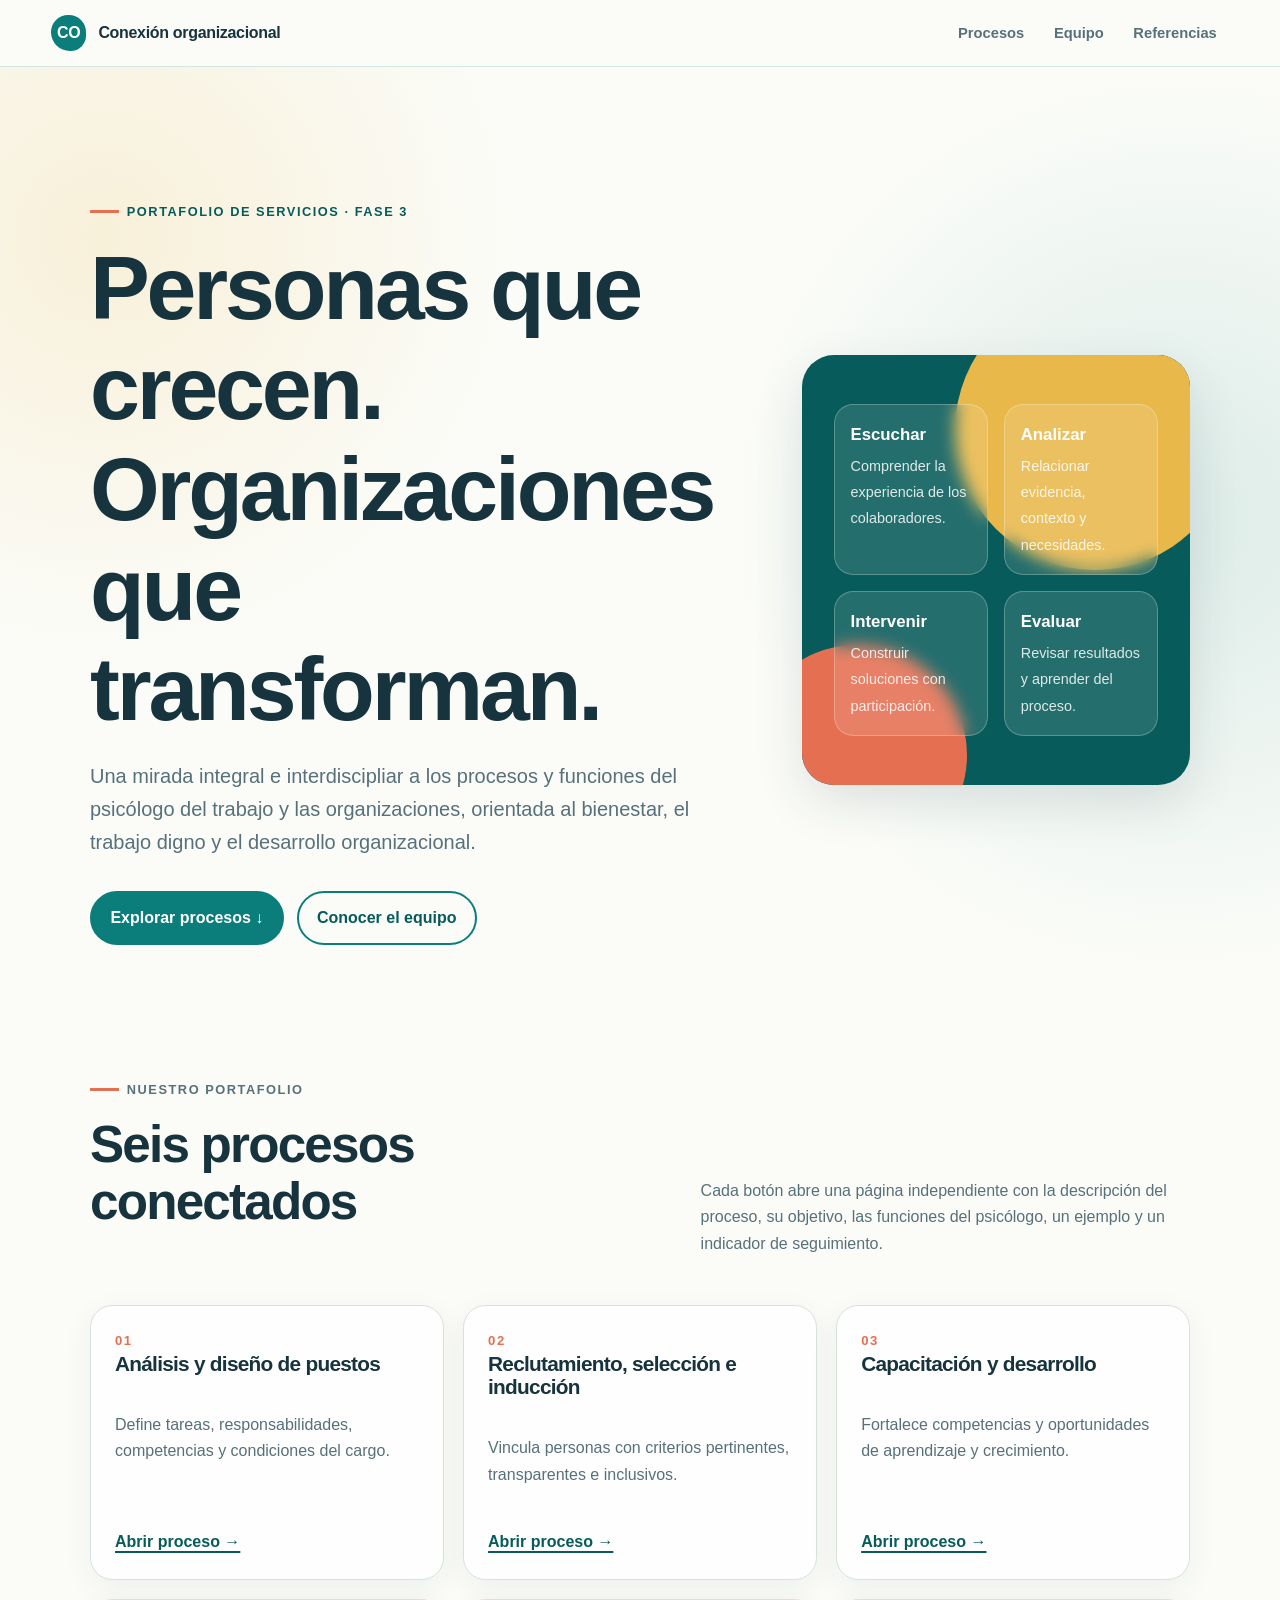
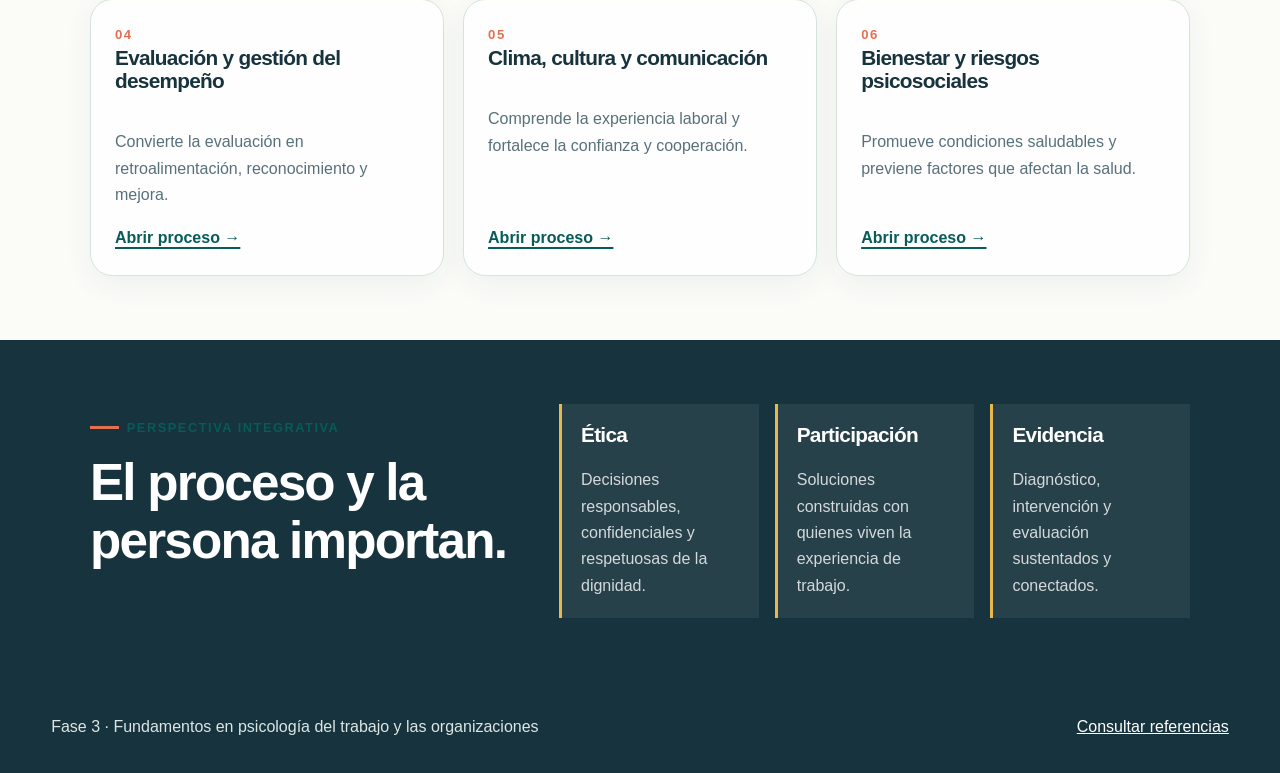
<file: index.html>
<!doctype html>
<html lang="es">
<head>
  <meta charset="utf-8">
  <meta name="viewport" content="width=device-width, initial-scale=1">
  <meta name="description" content="Portafolio académico de servicios de psicología del trabajo y las organizaciones.">
  <title>Conexión organizacional | Portafolio de servicios</title>
  <link rel="stylesheet" href="styles.css">
</head>
<body>
  <header class="site-header">
    <a class="brand" href="index.html"><span class="brand-mark">CO</span> Conexión organizacional</a>
    <nav class="nav-links" aria-label="Navegación principal">
      <a href="#procesos">Procesos</a>
      <a href="equipo.html">Equipo</a>
      <a href="referencias.html">Referencias</a>
    </nav>
  </header>

  <main>
    <section class="hero">
      <div>
        <p class="eyebrow">Portafolio de servicios · Fase 3</p>
        <h1>Personas que crecen. Organizaciones que transforman.</h1>
        <p class="lead">Una mirada integral e interdiscipliar a los procesos y funciones del psicólogo del trabajo y las organizaciones, orientada al bienestar, el trabajo digno y el desarrollo organizacional.</p>
        <div class="hero-actions">
          <a class="button" href="#procesos">Explorar procesos ↓</a>
          <a class="button secondary" href="equipo.html">Conocer el equipo</a>
        </div>
      </div>
      <div class="hero-visual" aria-label="Representación de personas y áreas conectadas en una organización">
        <div class="people">
          <div class="person"><strong>Escuchar</strong><span>Comprender la experiencia de los colaboradores.</span></div>
          <div class="person"><strong>Analizar</strong><span>Relacionar evidencia, contexto y necesidades.</span></div>
          <div class="person"><strong>Intervenir</strong><span>Construir soluciones con participación.</span></div>
          <div class="person"><strong>Evaluar</strong><span>Revisar resultados y aprender del proceso.</span></div>
        </div>
      </div>
    </section>

    <section class="section" id="procesos">
      <div class="section-heading">
        <div><p class="eyebrow">Nuestro portafolio</p><h2>Seis procesos conectados</h2></div>
        <p>Cada botón abre una página independiente con la descripción del proceso, su objetivo, las funciones del psicólogo, un ejemplo y un indicador de seguimiento.</p>
      </div>
      <div class="process-grid">
        <article class="process-card"><span class="number">01</span><h3>Análisis y diseño de puestos</h3><p>Define tareas, responsabilidades, competencias y condiciones del cargo.</p><a href="analisis-puestos.html">Abrir proceso →</a></article>
        <article class="process-card"><span class="number">02</span><h3>Reclutamiento, selección e inducción</h3><p>Vincula personas con criterios pertinentes, transparentes e inclusivos.</p><a href="seleccion.html">Abrir proceso →</a></article>
        <article class="process-card"><span class="number">03</span><h3>Capacitación y desarrollo</h3><p>Fortalece competencias y oportunidades de aprendizaje y crecimiento.</p><a href="capacitacion.html">Abrir proceso →</a></article>
        <article class="process-card"><span class="number">04</span><h3>Evaluación y gestión del desempeño</h3><p>Convierte la evaluación en retroalimentación, reconocimiento y mejora.</p><a href="desempeno.html">Abrir proceso →</a></article>
        <article class="process-card"><span class="number">05</span><h3>Clima, cultura y comunicación</h3><p>Comprende la experiencia laboral y fortalece la confianza y cooperación.</p><a href="clima-cultura.html">Abrir proceso →</a></article>
        <article class="process-card"><span class="number">06</span><h3>Bienestar y riesgos psicosociales</h3><p>Promueve condiciones saludables y previene factores que afectan la salud.</p><a href="bienestar.html">Abrir proceso →</a></article>
      </div>
    </section>

    <section class="principle-band">
      <div class="section">
        <div><p class="eyebrow">Perspectiva integrativa</p><h2>El proceso y la persona importan.</h2></div>
        <div class="principles">
          <div class="principle"><h3>Ética</h3><p>Decisiones responsables, confidenciales y respetuosas de la dignidad.</p></div>
          <div class="principle"><h3>Participación</h3><p>Soluciones construidas con quienes viven la experiencia de trabajo.</p></div>
          <div class="principle"><h3>Evidencia</h3><p>Diagnóstico, intervención y evaluación sustentados y conectados.</p></div>
        </div>
      </div>
    </section>
  </main>

  <footer class="site-footer"><div class="footer-inner"><span>Fase 3 · Fundamentos en psicología del trabajo y las organizaciones</span><a href="referencias.html">Consultar referencias</a></div></footer>
</body>
</html>
</file>
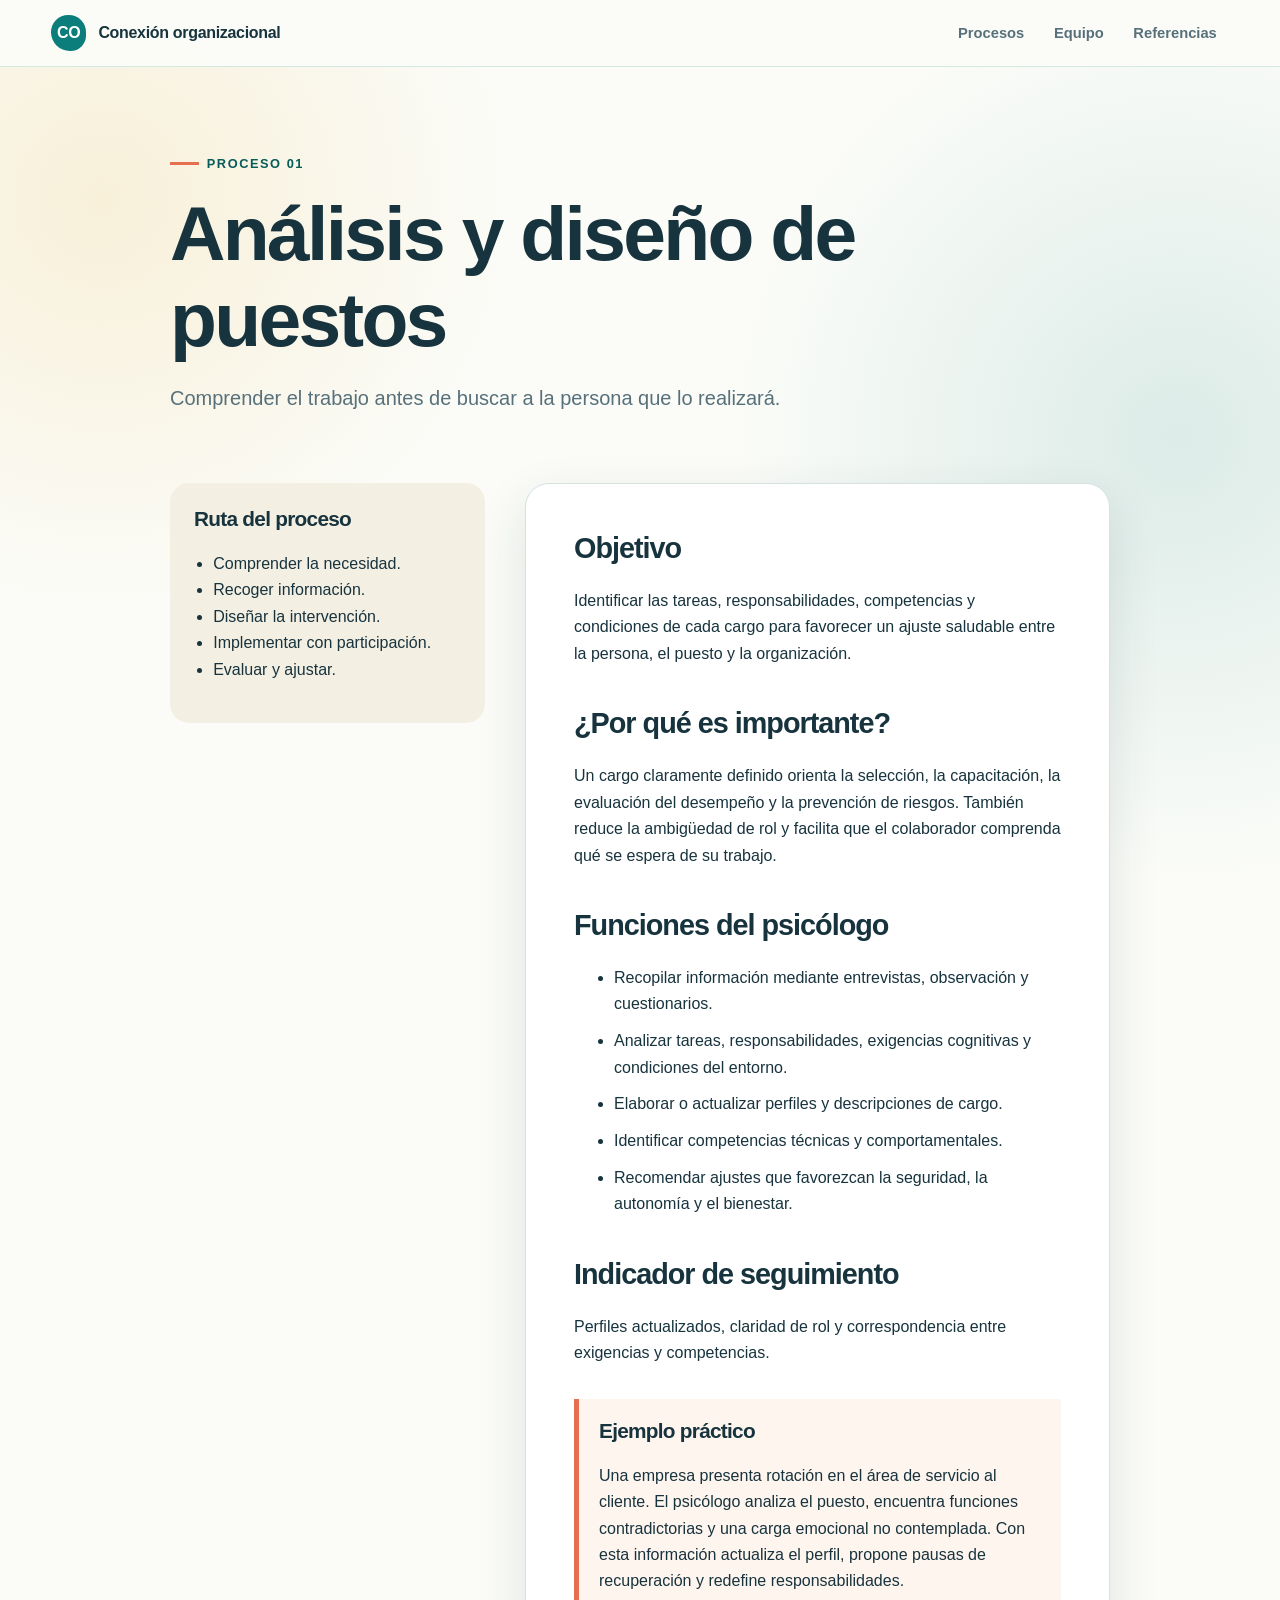
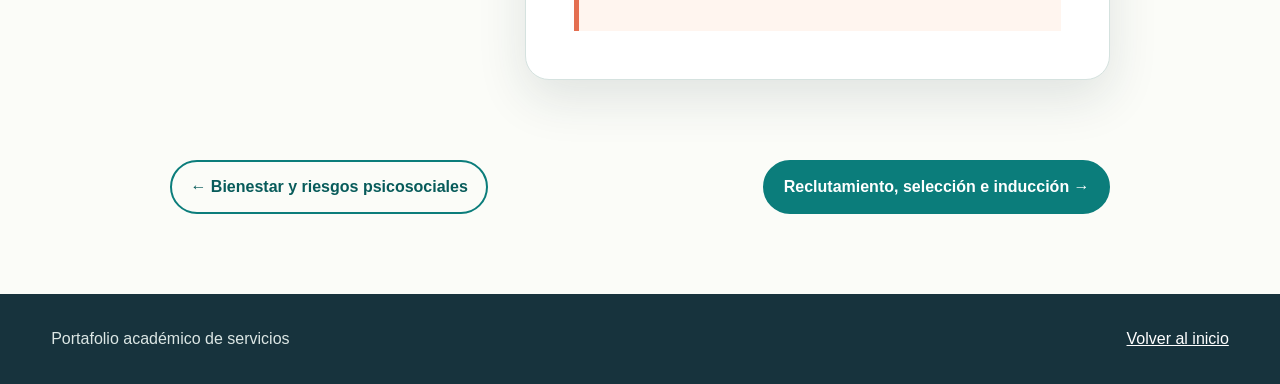
<file: analisis-puestos.html>
<!doctype html>
<html lang="es">
<head>
  <meta charset="utf-8">
  <meta name="viewport" content="width=device-width, initial-scale=1">
  <title>Proceso | Conexión Organizacional</title>
  <link rel="stylesheet" href="styles.css">
</head>
<body data-process="puestos">
  <header class="site-header">
    <a class="brand" href="index.html"><span class="brand-mark">CO</span> Conexión organizacional</a>
    <nav class="nav-links" aria-label="Navegación principal"><a href="index.html#procesos">Procesos</a><a href="equipo.html">Equipo</a><a href="referencias.html">Referencias</a></nav>
  </header>
  <main>
    <section class="page-hero"><p class="eyebrow" data-number></p><h1 data-title></h1><p class="lead" data-summary></p></section>
    <section class="process-layout">
      <aside class="side-card"><h3>Ruta del proceso</h3><ul><li>Comprender la necesidad.</li><li>Recoger información.</li><li>Diseñar la intervención.</li><li>Implementar con participación.</li><li>Evaluar y ajustar.</li></ul></aside>
      <article class="content-card">
        <h2>Objetivo</h2><p data-objective></p>
        <h2>¿Por qué es importante?</h2><p data-importance></p>
        <h2>Funciones del psicólogo</h2><ul data-functions></ul>
        <h2>Indicador de seguimiento</h2><p data-indicator></p>
        <div class="example"><h3>Ejemplo práctico</h3><p data-example></p></div>
      </article>
    </section>
    <nav class="next-nav" aria-label="Navegación entre procesos"><a class="button secondary" data-previous href="#"></a><a class="button" data-next href="#"></a></nav>
  </main>
  <footer class="site-footer"><div class="footer-inner"><span>Portafolio académico de servicios</span><a href="index.html">Volver al inicio</a></div></footer>
  <script src="site.js"></script>
</body>
</html>
</file>
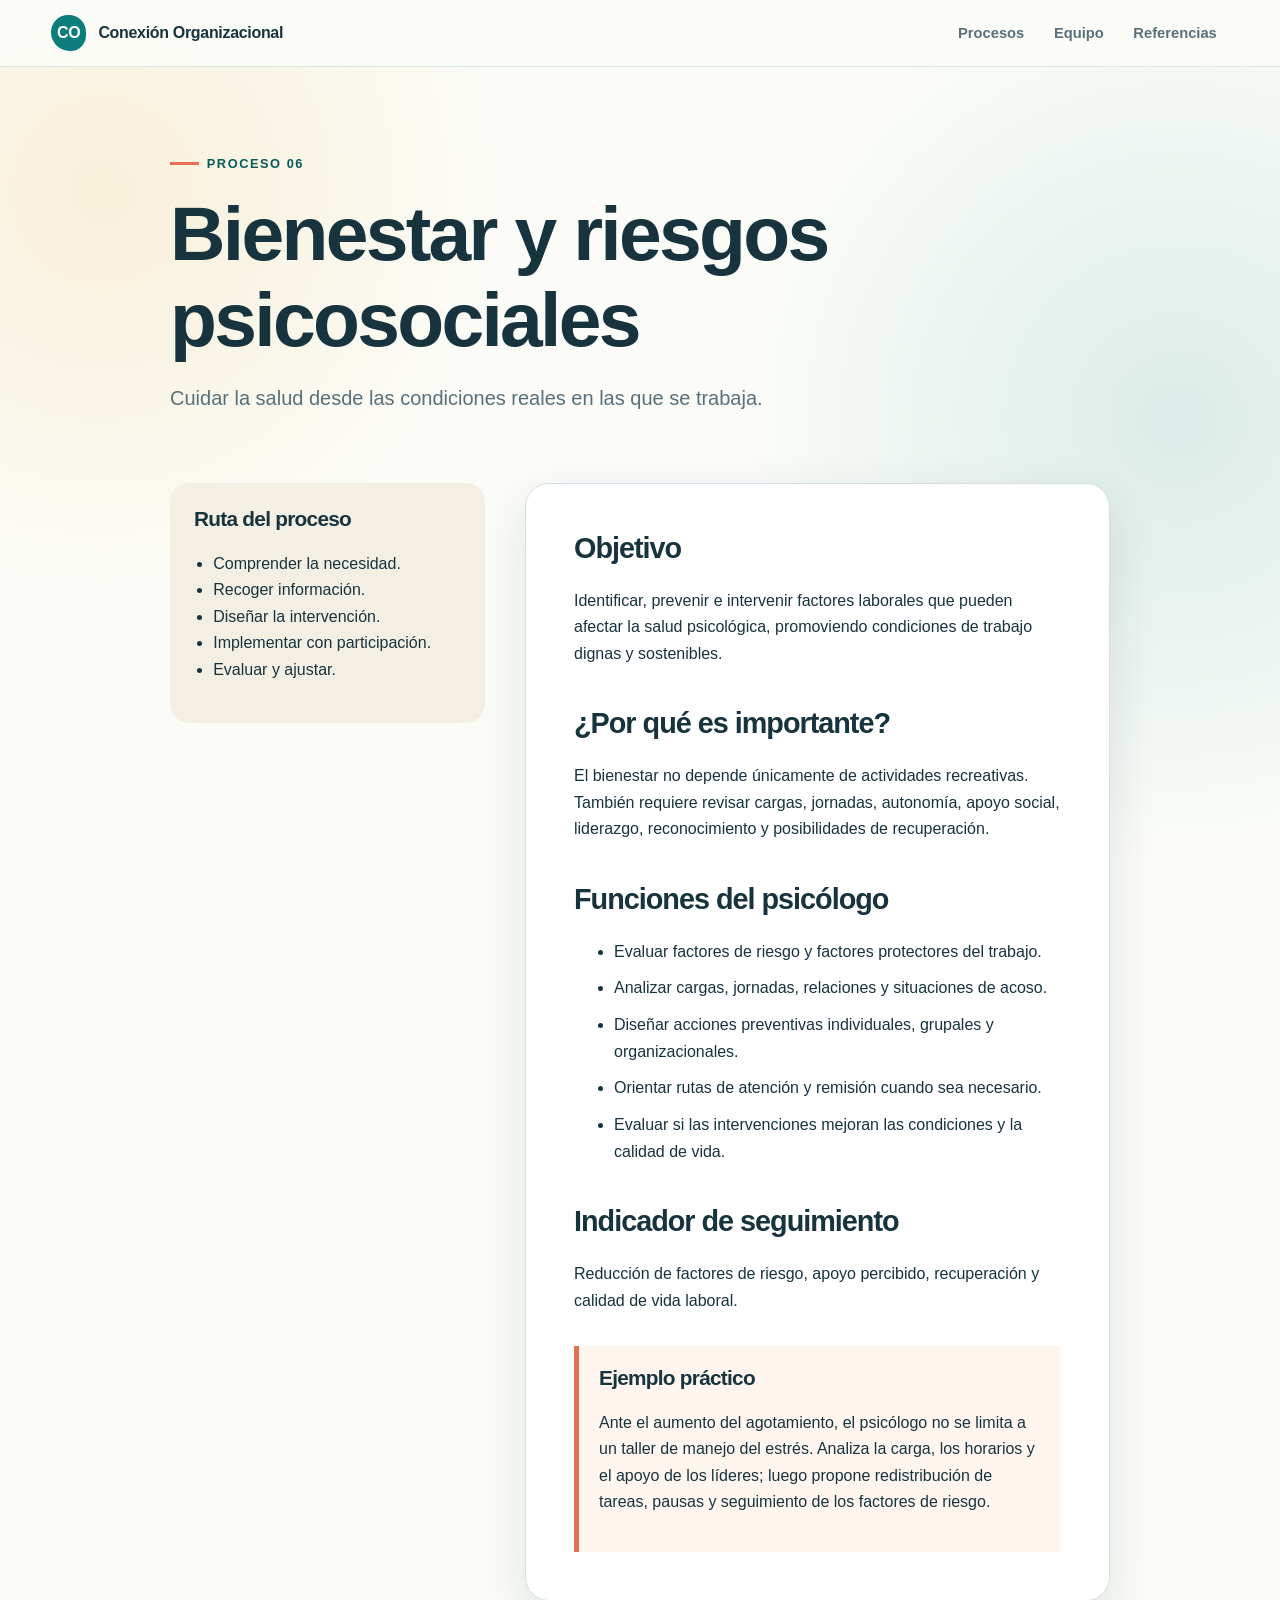
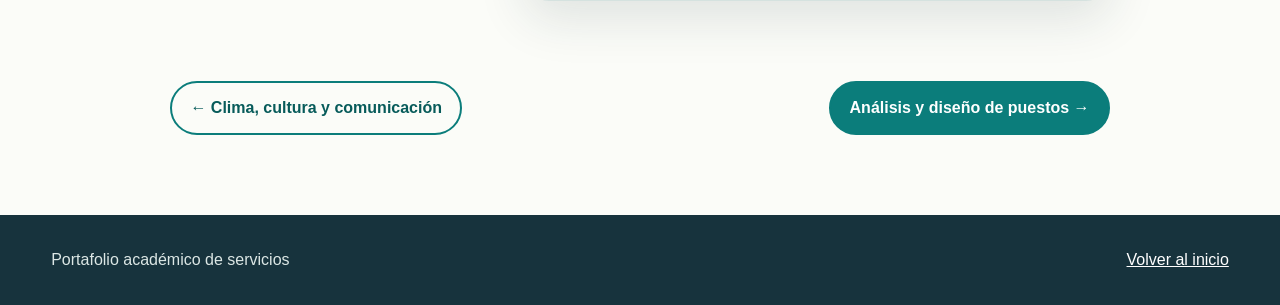
<file: bienestar.html>
<!doctype html>
<html lang="es">
<head>
  <meta charset="utf-8">
  <meta name="viewport" content="width=device-width, initial-scale=1">
  <title>Proceso | Conexión Organizacional</title>
  <link rel="stylesheet" href="styles.css">
</head>
<body data-process="bienestar">
  <header class="site-header">
    <a class="brand" href="index.html"><span class="brand-mark">CO</span> Conexión Organizacional</a>
    <nav class="nav-links" aria-label="Navegación principal"><a href="index.html#procesos">Procesos</a><a href="equipo.html">Equipo</a><a href="referencias.html">Referencias</a></nav>
  </header>
  <main>
    <section class="page-hero"><p class="eyebrow" data-number></p><h1 data-title></h1><p class="lead" data-summary></p></section>
    <section class="process-layout">
      <aside class="side-card"><h3>Ruta del proceso</h3><ul><li>Comprender la necesidad.</li><li>Recoger información.</li><li>Diseñar la intervención.</li><li>Implementar con participación.</li><li>Evaluar y ajustar.</li></ul></aside>
      <article class="content-card">
        <h2>Objetivo</h2><p data-objective></p>
        <h2>¿Por qué es importante?</h2><p data-importance></p>
        <h2>Funciones del psicólogo</h2><ul data-functions></ul>
        <h2>Indicador de seguimiento</h2><p data-indicator></p>
        <div class="example"><h3>Ejemplo práctico</h3><p data-example></p></div>
      </article>
    </section>
    <nav class="next-nav" aria-label="Navegación entre procesos"><a class="button secondary" data-previous href="#"></a><a class="button" data-next href="#"></a></nav>
  </main>
  <footer class="site-footer"><div class="footer-inner"><span>Portafolio académico de servicios</span><a href="index.html">Volver al inicio</a></div></footer>
  <script src="site.js"></script>
</body>
</html>
</file>
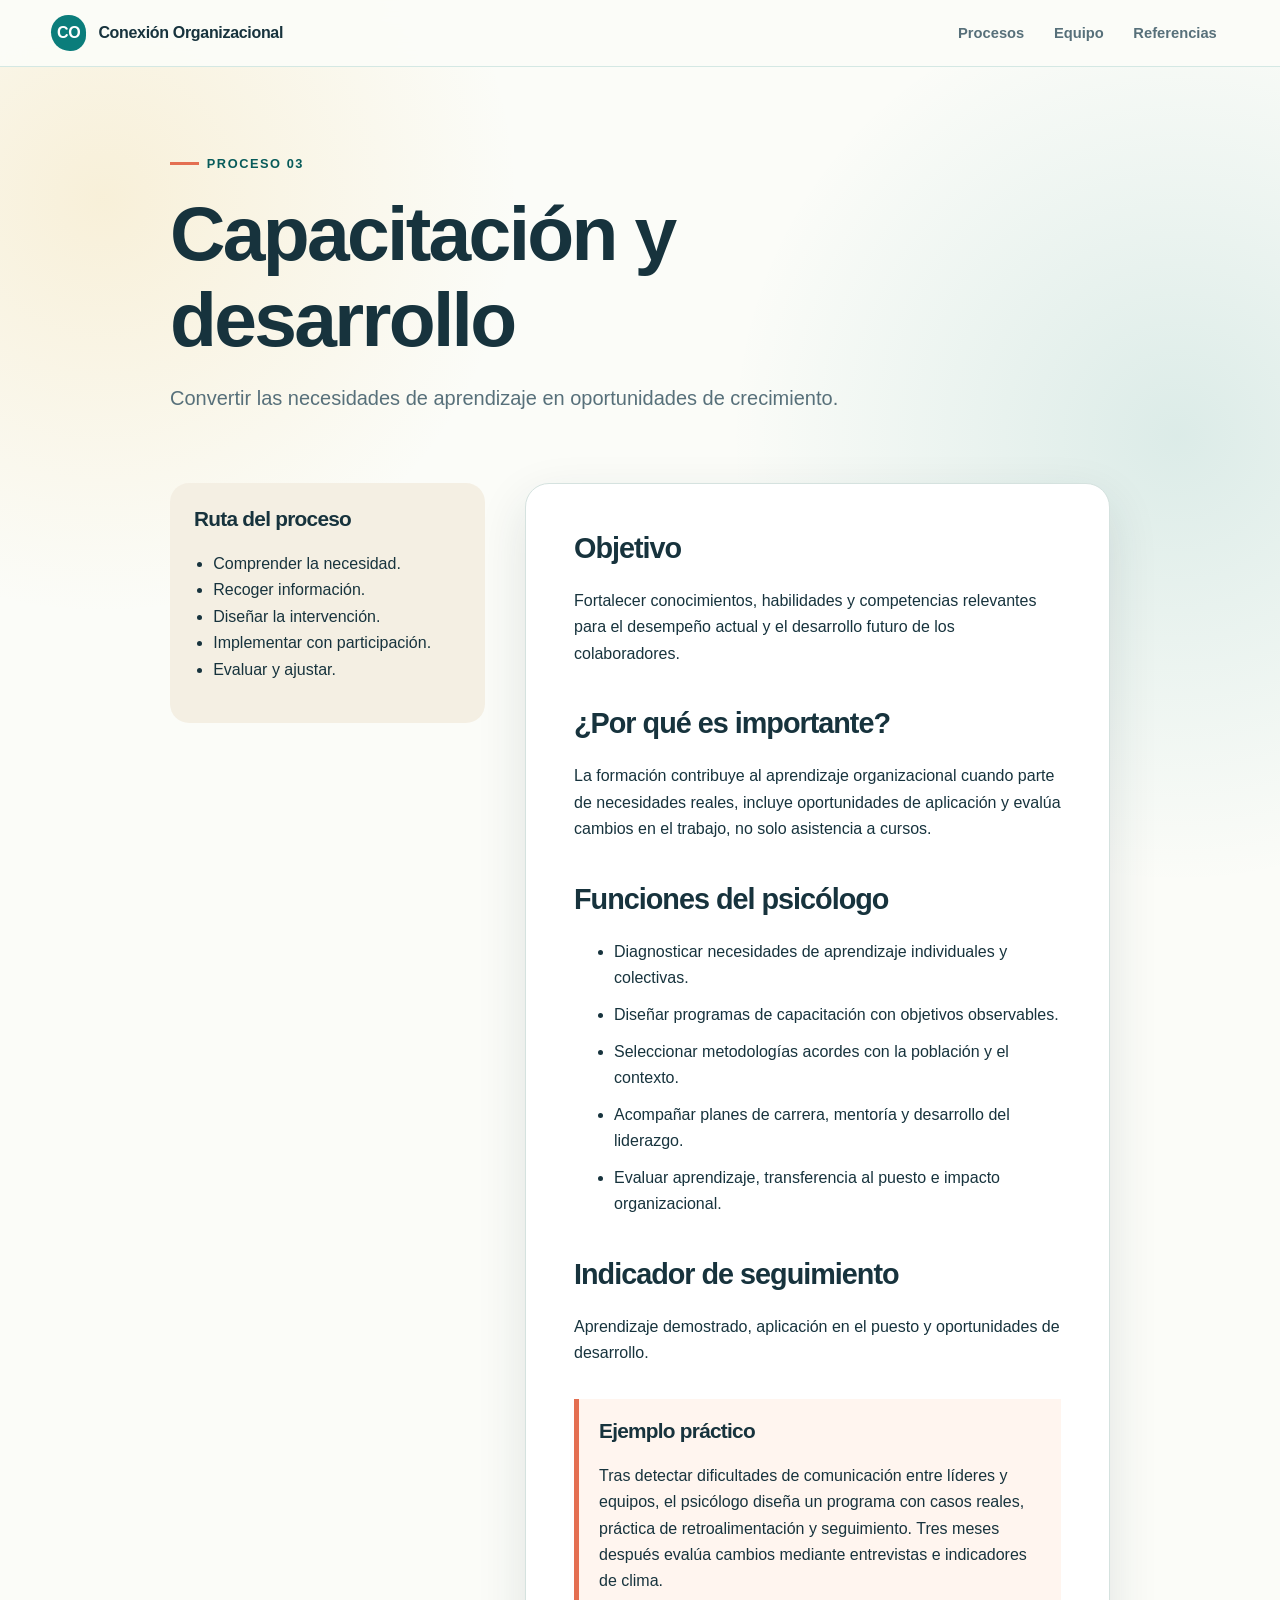
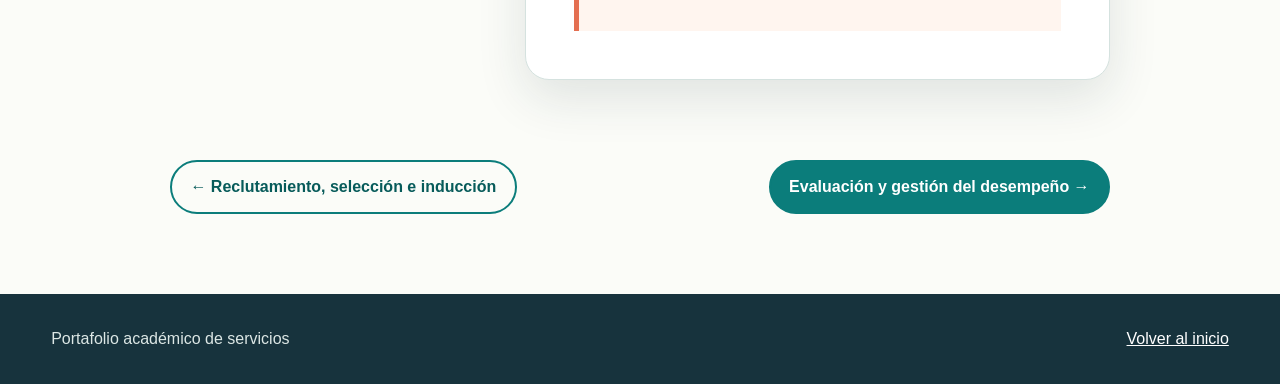
<file: capacitacion.html>
<!doctype html>
<html lang="es">
<head>
  <meta charset="utf-8">
  <meta name="viewport" content="width=device-width, initial-scale=1">
  <title>Proceso | Conexión Organizacional</title>
  <link rel="stylesheet" href="styles.css">
</head>
<body data-process="desarrollo">
  <header class="site-header">
    <a class="brand" href="index.html"><span class="brand-mark">CO</span> Conexión Organizacional</a>
    <nav class="nav-links" aria-label="Navegación principal"><a href="index.html#procesos">Procesos</a><a href="equipo.html">Equipo</a><a href="referencias.html">Referencias</a></nav>
  </header>
  <main>
    <section class="page-hero"><p class="eyebrow" data-number></p><h1 data-title></h1><p class="lead" data-summary></p></section>
    <section class="process-layout">
      <aside class="side-card"><h3>Ruta del proceso</h3><ul><li>Comprender la necesidad.</li><li>Recoger información.</li><li>Diseñar la intervención.</li><li>Implementar con participación.</li><li>Evaluar y ajustar.</li></ul></aside>
      <article class="content-card">
        <h2>Objetivo</h2><p data-objective></p>
        <h2>¿Por qué es importante?</h2><p data-importance></p>
        <h2>Funciones del psicólogo</h2><ul data-functions></ul>
        <h2>Indicador de seguimiento</h2><p data-indicator></p>
        <div class="example"><h3>Ejemplo práctico</h3><p data-example></p></div>
      </article>
    </section>
    <nav class="next-nav" aria-label="Navegación entre procesos"><a class="button secondary" data-previous href="#"></a><a class="button" data-next href="#"></a></nav>
  </main>
  <footer class="site-footer"><div class="footer-inner"><span>Portafolio académico de servicios</span><a href="index.html">Volver al inicio</a></div></footer>
  <script src="site.js"></script>
</body>
</html>
</file>
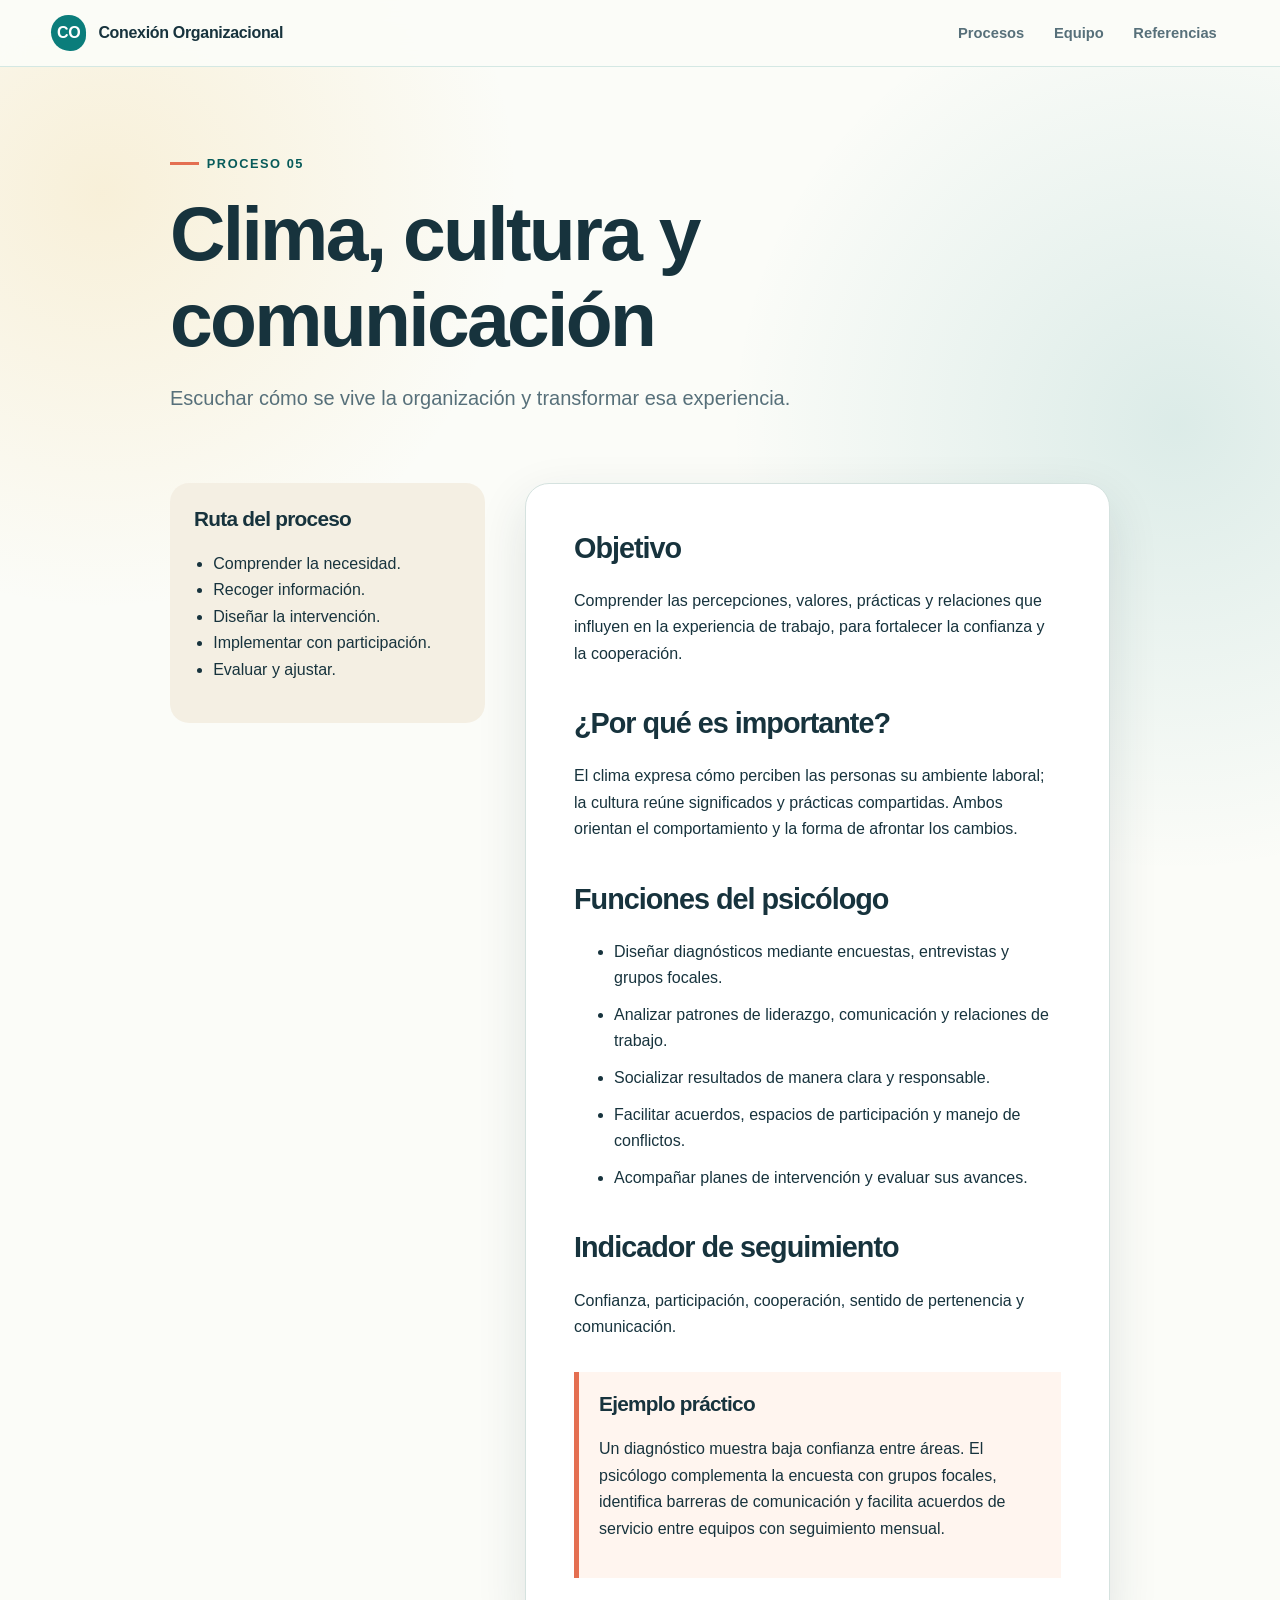
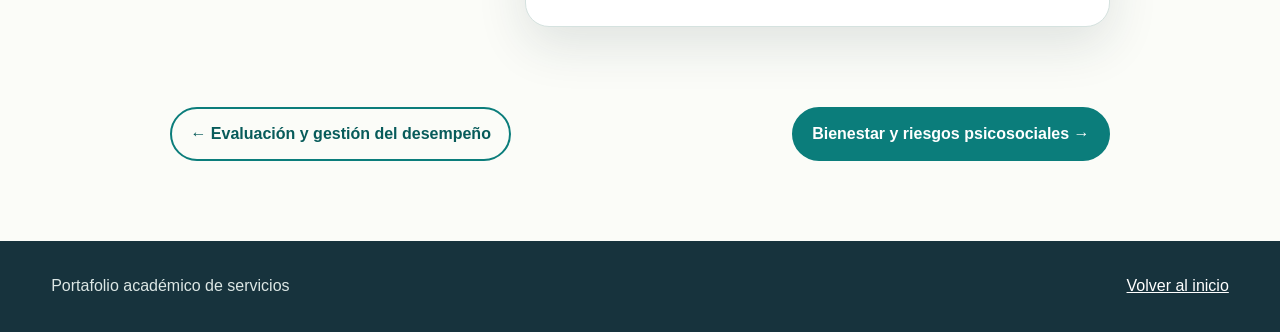
<file: clima-cultura.html>
<!doctype html>
<html lang="es">
<head>
  <meta charset="utf-8">
  <meta name="viewport" content="width=device-width, initial-scale=1">
  <title>Proceso | Conexión Organizacional</title>
  <link rel="stylesheet" href="styles.css">
</head>
<body data-process="cultura">
  <header class="site-header">
    <a class="brand" href="index.html"><span class="brand-mark">CO</span> Conexión Organizacional</a>
    <nav class="nav-links" aria-label="Navegación principal"><a href="index.html#procesos">Procesos</a><a href="equipo.html">Equipo</a><a href="referencias.html">Referencias</a></nav>
  </header>
  <main>
    <section class="page-hero"><p class="eyebrow" data-number></p><h1 data-title></h1><p class="lead" data-summary></p></section>
    <section class="process-layout">
      <aside class="side-card"><h3>Ruta del proceso</h3><ul><li>Comprender la necesidad.</li><li>Recoger información.</li><li>Diseñar la intervención.</li><li>Implementar con participación.</li><li>Evaluar y ajustar.</li></ul></aside>
      <article class="content-card">
        <h2>Objetivo</h2><p data-objective></p>
        <h2>¿Por qué es importante?</h2><p data-importance></p>
        <h2>Funciones del psicólogo</h2><ul data-functions></ul>
        <h2>Indicador de seguimiento</h2><p data-indicator></p>
        <div class="example"><h3>Ejemplo práctico</h3><p data-example></p></div>
      </article>
    </section>
    <nav class="next-nav" aria-label="Navegación entre procesos"><a class="button secondary" data-previous href="#"></a><a class="button" data-next href="#"></a></nav>
  </main>
  <footer class="site-footer"><div class="footer-inner"><span>Portafolio académico de servicios</span><a href="index.html">Volver al inicio</a></div></footer>
  <script src="site.js"></script>
</body>
</html>
</file>
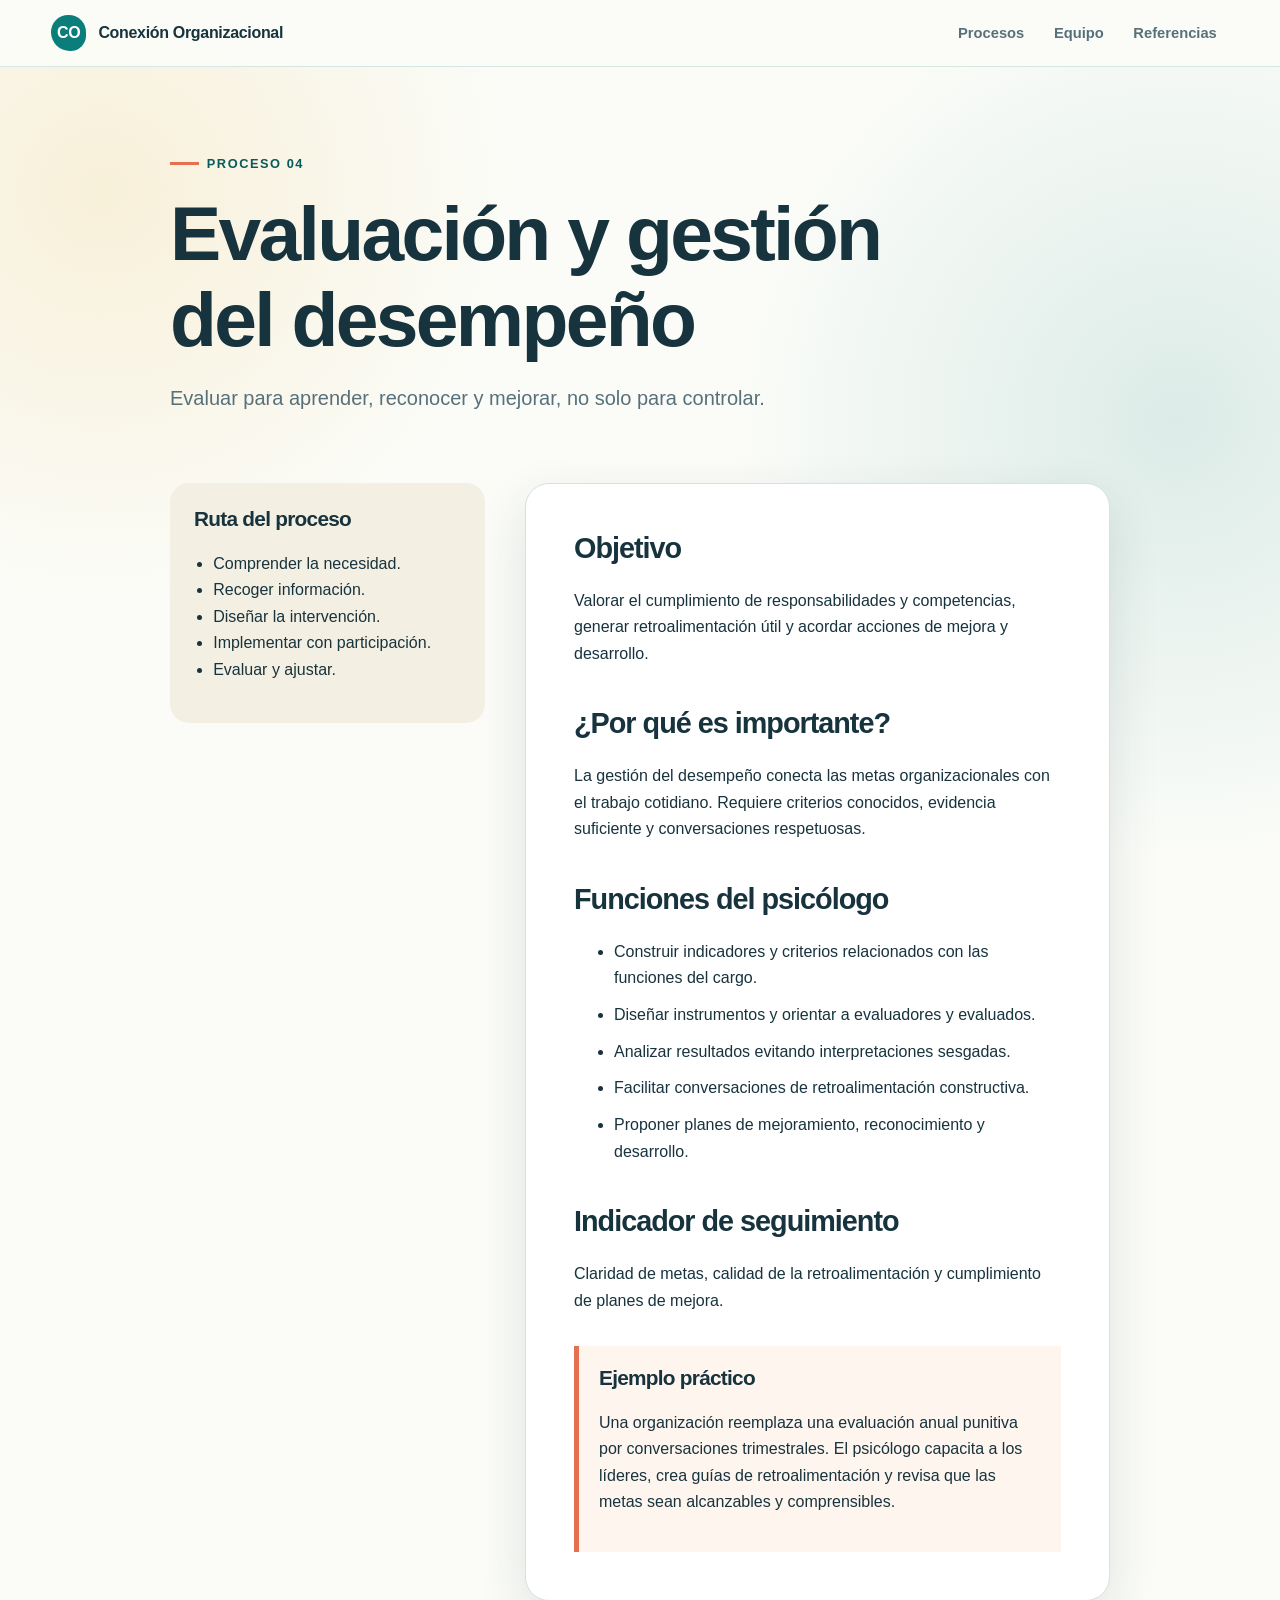
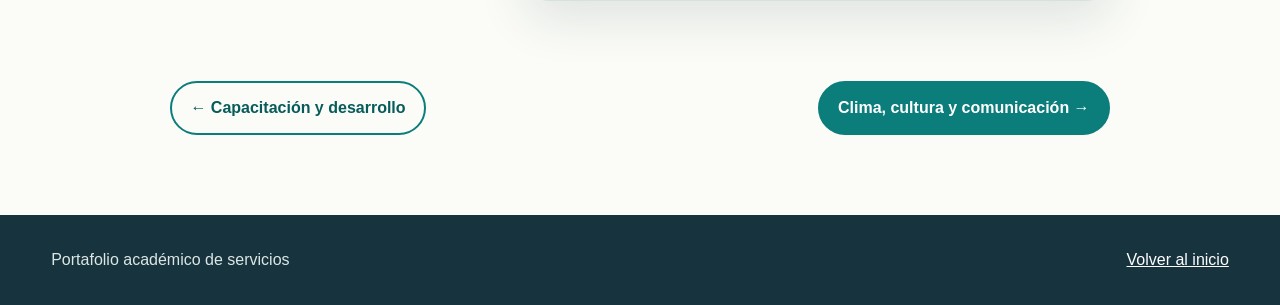
<file: desempeno.html>
<!doctype html>
<html lang="es">
<head>
  <meta charset="utf-8">
  <meta name="viewport" content="width=device-width, initial-scale=1">
  <title>Proceso | Conexión Organizacional</title>
  <link rel="stylesheet" href="styles.css">
</head>
<body data-process="desempeno">
  <header class="site-header">
    <a class="brand" href="index.html"><span class="brand-mark">CO</span> Conexión Organizacional</a>
    <nav class="nav-links" aria-label="Navegación principal"><a href="index.html#procesos">Procesos</a><a href="equipo.html">Equipo</a><a href="referencias.html">Referencias</a></nav>
  </header>
  <main>
    <section class="page-hero"><p class="eyebrow" data-number></p><h1 data-title></h1><p class="lead" data-summary></p></section>
    <section class="process-layout">
      <aside class="side-card"><h3>Ruta del proceso</h3><ul><li>Comprender la necesidad.</li><li>Recoger información.</li><li>Diseñar la intervención.</li><li>Implementar con participación.</li><li>Evaluar y ajustar.</li></ul></aside>
      <article class="content-card">
        <h2>Objetivo</h2><p data-objective></p>
        <h2>¿Por qué es importante?</h2><p data-importance></p>
        <h2>Funciones del psicólogo</h2><ul data-functions></ul>
        <h2>Indicador de seguimiento</h2><p data-indicator></p>
        <div class="example"><h3>Ejemplo práctico</h3><p data-example></p></div>
      </article>
    </section>
    <nav class="next-nav" aria-label="Navegación entre procesos"><a class="button secondary" data-previous href="#"></a><a class="button" data-next href="#"></a></nav>
  </main>
  <footer class="site-footer"><div class="footer-inner"><span>Portafolio académico de servicios</span><a href="index.html">Volver al inicio</a></div></footer>
  <script src="site.js"></script>
</body>
</html>
</file>
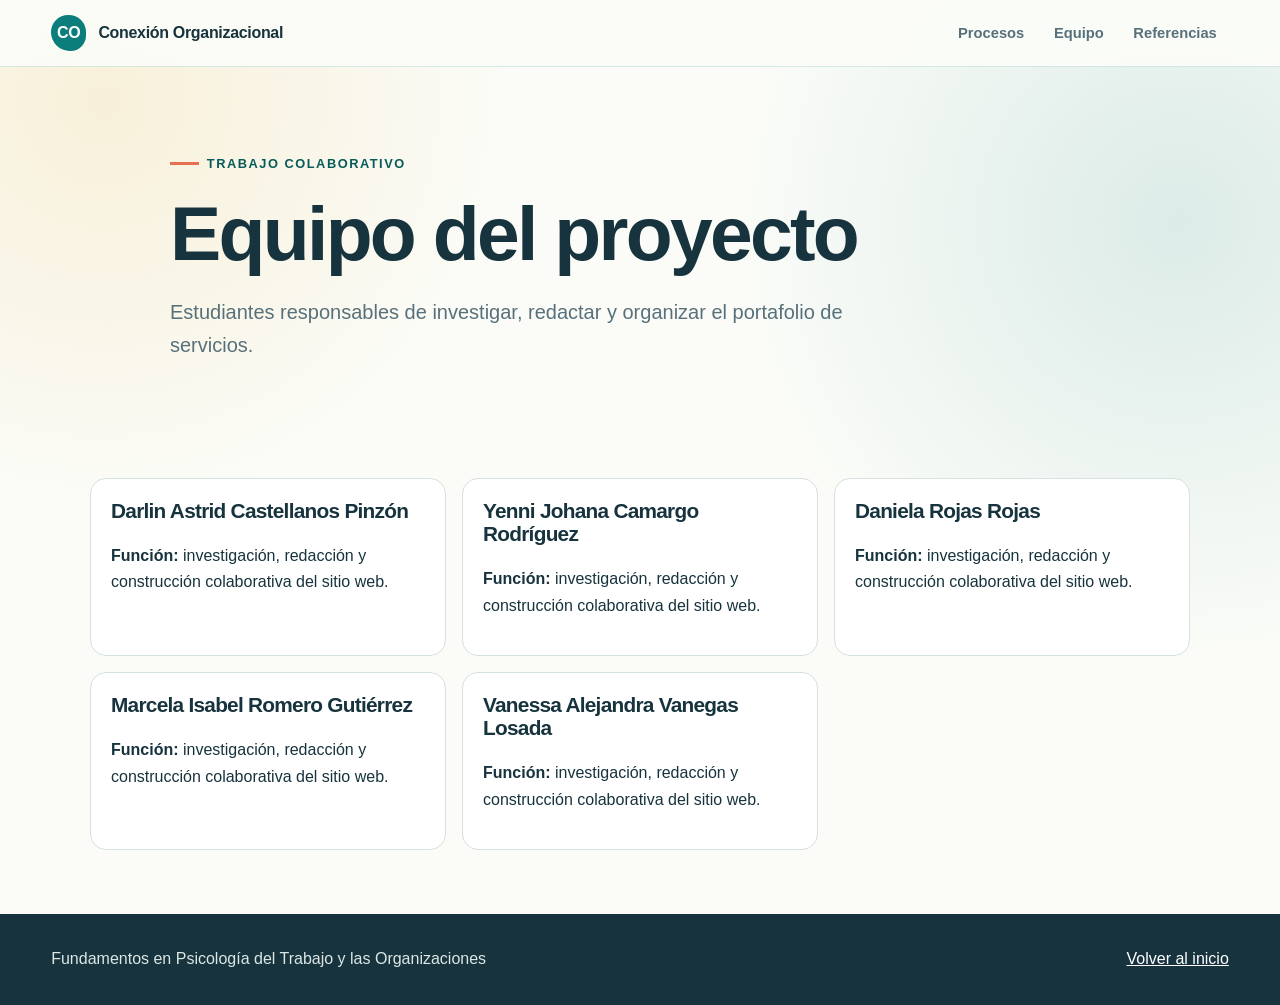
<file: equipo.html>
<!doctype html>
<html lang="es">
<head><meta charset="utf-8"><meta name="viewport" content="width=device-width, initial-scale=1"><title>Equipo | Conexión Organizacional</title><link rel="stylesheet" href="styles.css"></head>
<body>
  <header class="site-header"><a class="brand" href="index.html"><span class="brand-mark">CO</span> Conexión Organizacional</a><nav class="nav-links"><a href="index.html#procesos">Procesos</a><a href="equipo.html">Equipo</a><a href="referencias.html">Referencias</a></nav></header>
  <main>
    <section class="page-hero"><p class="eyebrow">Trabajo colaborativo</p><h1>Equipo del proyecto</h1><p class="lead">Estudiantes responsables de investigar, redactar y organizar el portafolio de servicios.</p></section>
    <section class="section team-grid">
      <article class="team-card"><h3>Darlin Astrid Castellanos Pinzón</h3><p><strong>Función:</strong> investigación, redacción y construcción colaborativa del sitio web.</p></article>
      <article class="team-card"><h3>Yenni Johana Camargo Rodríguez</h3><p><strong>Función:</strong> investigación, redacción y construcción colaborativa del sitio web.</p></article>
      <article class="team-card"><h3>Daniela Rojas Rojas</h3><p><strong>Función:</strong> investigación, redacción y construcción colaborativa del sitio web.</p></article>
      <article class="team-card"><h3>Marcela Isabel Romero Gutiérrez</h3><p><strong>Función:</strong> investigación, redacción y construcción colaborativa del sitio web.</p></article>
      <article class="team-card"><h3>Vanessa Alejandra Vanegas Losada</h3><p><strong>Función:</strong> investigación, redacción y construcción colaborativa del sitio web.</p></article>
    </section>
  </main>
  <footer class="site-footer"><div class="footer-inner"><span>Fundamentos en Psicología del Trabajo y las Organizaciones</span><a href="index.html">Volver al inicio</a></div></footer>
</body>
</html>
</file>
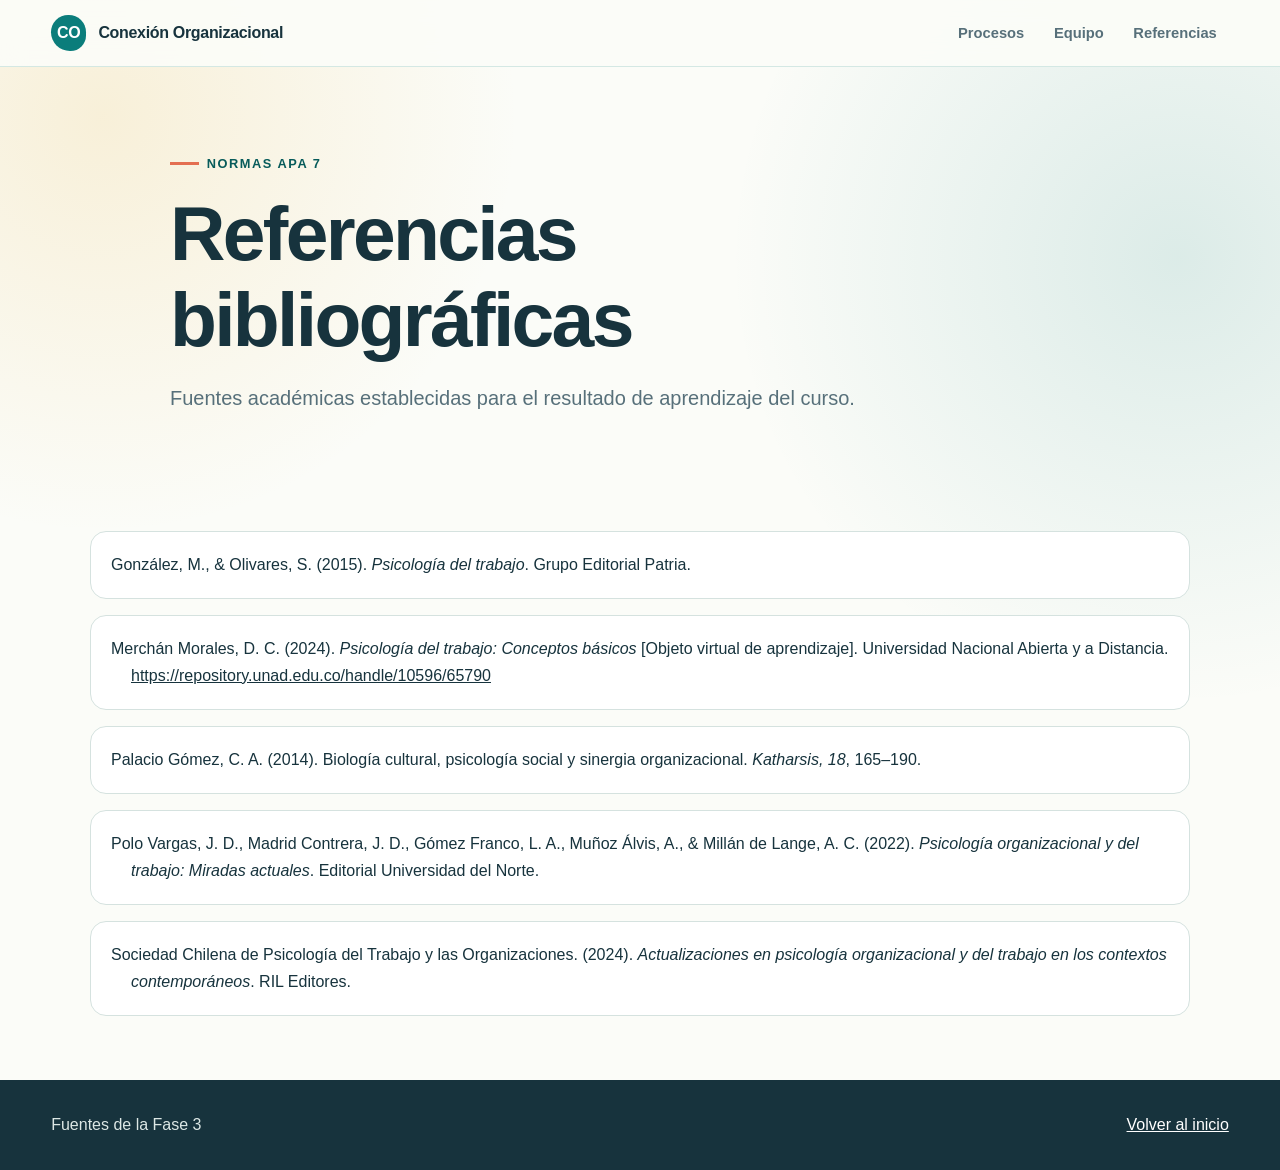
<file: referencias.html>
<!doctype html>
<html lang="es">
<head><meta charset="utf-8"><meta name="viewport" content="width=device-width, initial-scale=1"><title>Referencias | Conexión Organizacional</title><link rel="stylesheet" href="styles.css"></head>
<body>
  <header class="site-header"><a class="brand" href="index.html"><span class="brand-mark">CO</span> Conexión Organizacional</a><nav class="nav-links"><a href="index.html#procesos">Procesos</a><a href="equipo.html">Equipo</a><a href="referencias.html">Referencias</a></nav></header>
  <main>
    <section class="page-hero"><p class="eyebrow">Normas APA 7</p><h1>Referencias bibliográficas</h1><p class="lead">Fuentes académicas establecidas para el resultado de aprendizaje del curso.</p></section>
    <section class="section reference-list">
      <div class="reference-item">González, M., &amp; Olivares, S. (2015). <em>Psicología del trabajo</em>. Grupo Editorial Patria.</div>
      <div class="reference-item">Merchán Morales, D. C. (2024). <em>Psicología del trabajo: Conceptos básicos</em> [Objeto virtual de aprendizaje]. Universidad Nacional Abierta y a Distancia. <a href="https://repository.unad.edu.co/handle/10596/65790">https://repository.unad.edu.co/handle/10596/65790</a></div>
      <div class="reference-item">Palacio Gómez, C. A. (2014). Biología cultural, psicología social y sinergia organizacional. <em>Katharsis, 18</em>, 165–190.</div>
      <div class="reference-item">Polo Vargas, J. D., Madrid Contrera, J. D., Gómez Franco, L. A., Muñoz Álvis, A., &amp; Millán de Lange, A. C. (2022). <em>Psicología organizacional y del trabajo: Miradas actuales</em>. Editorial Universidad del Norte.</div>
      <div class="reference-item">Sociedad Chilena de Psicología del Trabajo y las Organizaciones. (2024). <em>Actualizaciones en psicología organizacional y del trabajo en los contextos contemporáneos</em>. RIL Editores.</div>
    </section>
  </main>
  <footer class="site-footer"><div class="footer-inner"><span>Fuentes de la Fase 3</span><a href="index.html">Volver al inicio</a></div></footer>
</body>
</html>
</file>
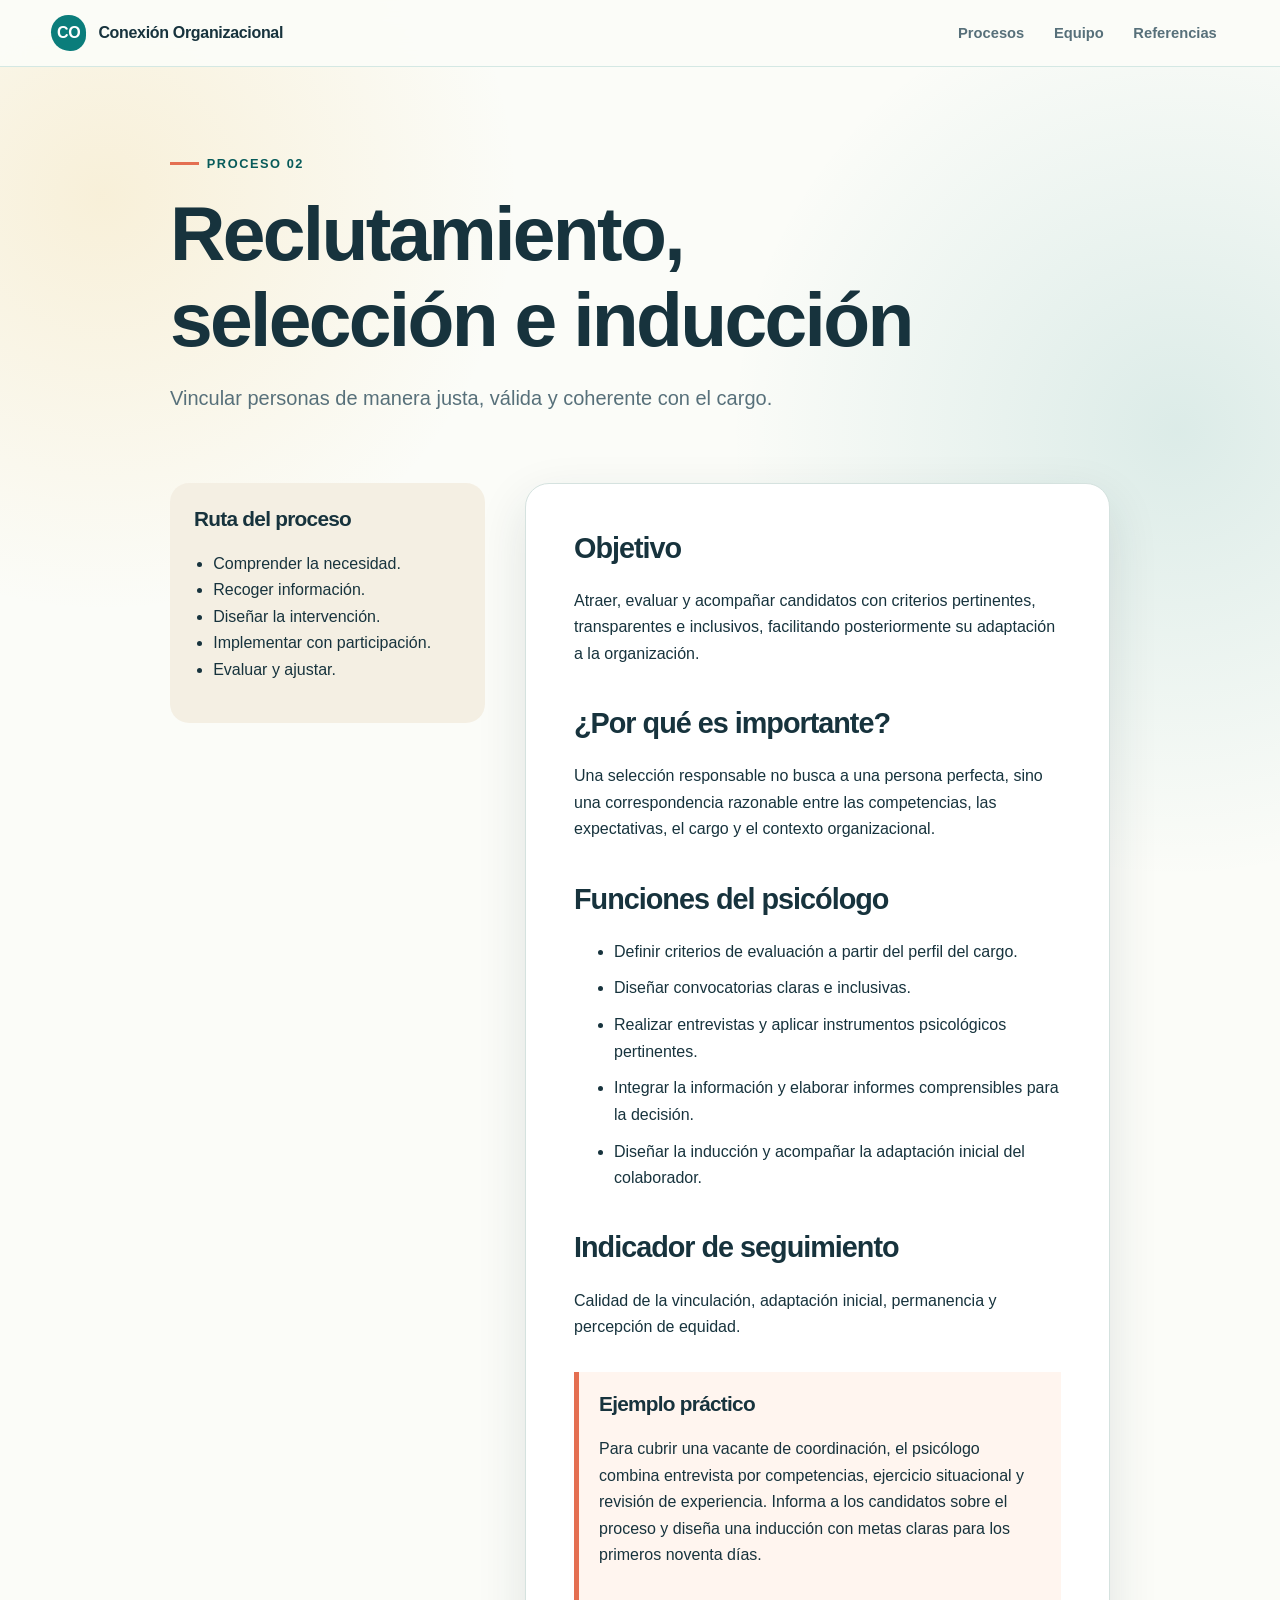
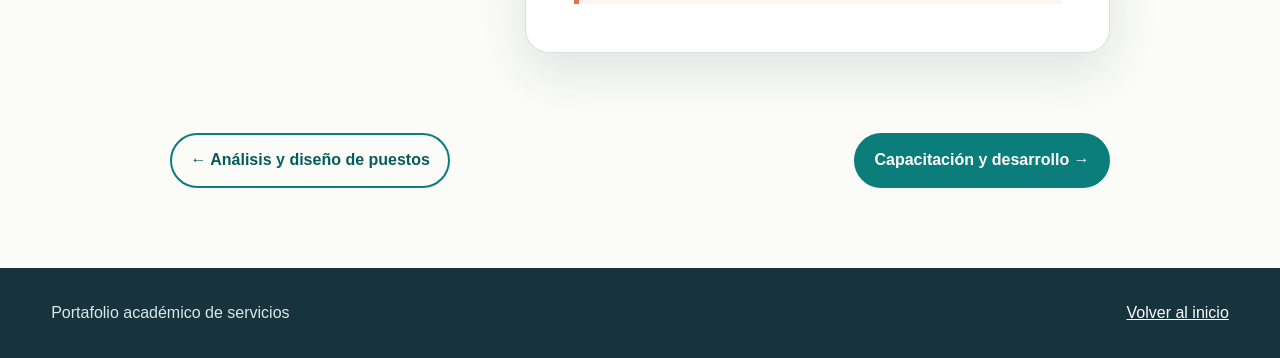
<file: seleccion.html>
<!doctype html>
<html lang="es">
<head>
  <meta charset="utf-8">
  <meta name="viewport" content="width=device-width, initial-scale=1">
  <title>Proceso | Conexión Organizacional</title>
  <link rel="stylesheet" href="styles.css">
</head>
<body data-process="seleccion">
  <header class="site-header">
    <a class="brand" href="index.html"><span class="brand-mark">CO</span> Conexión Organizacional</a>
    <nav class="nav-links" aria-label="Navegación principal"><a href="index.html#procesos">Procesos</a><a href="equipo.html">Equipo</a><a href="referencias.html">Referencias</a></nav>
  </header>
  <main>
    <section class="page-hero"><p class="eyebrow" data-number></p><h1 data-title></h1><p class="lead" data-summary></p></section>
    <section class="process-layout">
      <aside class="side-card"><h3>Ruta del proceso</h3><ul><li>Comprender la necesidad.</li><li>Recoger información.</li><li>Diseñar la intervención.</li><li>Implementar con participación.</li><li>Evaluar y ajustar.</li></ul></aside>
      <article class="content-card">
        <h2>Objetivo</h2><p data-objective></p>
        <h2>¿Por qué es importante?</h2><p data-importance></p>
        <h2>Funciones del psicólogo</h2><ul data-functions></ul>
        <h2>Indicador de seguimiento</h2><p data-indicator></p>
        <div class="example"><h3>Ejemplo práctico</h3><p data-example></p></div>
      </article>
    </section>
    <nav class="next-nav" aria-label="Navegación entre procesos"><a class="button secondary" data-previous href="#"></a><a class="button" data-next href="#"></a></nav>
  </main>
  <footer class="site-footer"><div class="footer-inner"><span>Portafolio académico de servicios</span><a href="index.html">Volver al inicio</a></div></footer>
  <script src="site.js"></script>
</body>
</html>
</file>
<file: styles.css>
:root {
  --ink: #17333d;
  --muted: #57707a;
  --paper: #fbfcf8;
  --cream: #f4efe3;
  --teal: #0b7d7b;
  --teal-dark: #075b5a;
  --coral: #e46f51;
  --gold: #e9b84a;
  --line: #d5e2df;
  --white: #ffffff;
  --shadow: 0 18px 50px rgba(23, 51, 61, 0.12);
}

* { box-sizing: border-box; }

html { scroll-behavior: smooth; }

body {
  margin: 0;
  color: var(--ink);
  background:
    radial-gradient(circle at 8% 10%, rgba(233, 184, 74, .18), transparent 26rem),
    radial-gradient(circle at 92% 22%, rgba(11, 125, 123, .13), transparent 28rem),
    var(--paper);
  font-family: "Segoe UI", Arial, sans-serif;
  line-height: 1.65;
}

a { color: inherit; }

.site-header {
  position: sticky;
  top: 0;
  z-index: 20;
  display: flex;
  align-items: center;
  justify-content: space-between;
  gap: 1rem;
  padding: .85rem clamp(1rem, 4vw, 4rem);
  background: rgba(251, 252, 248, .93);
  border-bottom: 1px solid rgba(11, 125, 123, .16);
  backdrop-filter: blur(12px);
}

.brand {
  display: flex;
  align-items: center;
  gap: .75rem;
  font-weight: 800;
  text-decoration: none;
  letter-spacing: -.02em;
}

.brand-mark {
  display: grid;
  width: 2.2rem;
  height: 2.2rem;
  place-items: center;
  color: var(--white);
  background: var(--teal);
  border-radius: 50% 50% 45% 55%;
  font-size: 1rem;
}

.nav-links { display: flex; flex-wrap: wrap; gap: .35rem; }
.nav-links a {
  padding: .45rem .75rem;
  border-radius: 999px;
  color: var(--muted);
  font-size: .92rem;
  font-weight: 700;
  text-decoration: none;
}
.nav-links a:hover, .nav-links a:focus-visible { color: var(--teal-dark); background: #e3f1ef; }

main { min-height: 80vh; }

.hero {
  display: grid;
  grid-template-columns: 1.25fr .75fr;
  gap: clamp(2rem, 5vw, 5rem);
  align-items: center;
  max-width: 1180px;
  margin: 0 auto;
  padding: clamp(4rem, 10vw, 8rem) clamp(1.2rem, 4vw, 2.5rem) 4rem;
}

.eyebrow {
  display: inline-flex;
  align-items: center;
  gap: .5rem;
  margin: 0 0 1rem;
  color: var(--teal-dark);
  font-size: .8rem;
  font-weight: 900;
  letter-spacing: .12em;
  text-transform: uppercase;
}

.eyebrow::before { content: ""; width: 1.8rem; height: 3px; background: var(--coral); }

h1, h2, h3 { margin-top: 0; line-height: 1.12; letter-spacing: -.035em; }
h1 { max-width: 14ch; margin-bottom: 1.2rem; font-size: clamp(2.65rem, 7vw, 5.8rem); }
h2 { font-size: clamp(2rem, 4vw, 3.3rem); }
h3 { font-size: 1.3rem; }
.lead { max-width: 65ch; color: var(--muted); font-size: clamp(1.05rem, 2vw, 1.25rem); }

.hero-actions { display: flex; flex-wrap: wrap; gap: .8rem; margin-top: 2rem; }
.button {
  display: inline-flex;
  align-items: center;
  justify-content: center;
  gap: .5rem;
  min-height: 3rem;
  padding: .75rem 1.15rem;
  border: 2px solid var(--teal);
  border-radius: 999px;
  color: var(--white);
  background: var(--teal);
  font-weight: 800;
  text-decoration: none;
  transition: transform .18s ease, box-shadow .18s ease;
}
.button:hover, .button:focus-visible { transform: translateY(-2px); box-shadow: 0 10px 24px rgba(11, 125, 123, .22); }
.button.secondary { color: var(--teal-dark); background: transparent; }

.hero-visual {
  position: relative;
  min-height: 430px;
  border-radius: 2rem;
  background: var(--teal-dark);
  box-shadow: var(--shadow);
  overflow: hidden;
}
.hero-visual::before, .hero-visual::after {
  content: "";
  position: absolute;
  border-radius: 50%;
}
.hero-visual::before { width: 280px; height: 280px; top: -65px; right: -45px; background: var(--gold); }
.hero-visual::after { width: 220px; height: 220px; bottom: -80px; left: -55px; background: var(--coral); }
.people {
  position: absolute;
  inset: 2rem;
  z-index: 2;
  display: grid;
  grid-template-columns: repeat(2, 1fr);
  gap: 1rem;
  align-content: center;
}
.person {
  min-height: 115px;
  padding: 1rem;
  border: 1px solid rgba(255,255,255,.25);
  border-radius: 1.2rem;
  color: var(--white);
  background: rgba(255,255,255,.12);
  backdrop-filter: blur(8px);
}
.person strong { display: block; margin-bottom: .25rem; font-size: 1.05rem; }
.person span { opacity: .85; font-size: .9rem; }

.section { max-width: 1180px; margin: 0 auto; padding: 4rem clamp(1.2rem, 4vw, 2.5rem); }
.section-heading { display: flex; justify-content: space-between; gap: 2rem; align-items: end; margin-bottom: 2rem; }
.section-heading p { max-width: 55ch; color: var(--muted); }

.process-grid { display: grid; grid-template-columns: repeat(3, 1fr); gap: 1.2rem; }
.process-card {
  display: flex;
  min-height: 275px;
  flex-direction: column;
  padding: 1.5rem;
  border: 1px solid var(--line);
  border-radius: 1.4rem;
  background: rgba(255,255,255,.82);
  box-shadow: 0 8px 30px rgba(23,51,61,.06);
}
.process-card .number { color: var(--coral); font-size: .82rem; font-weight: 900; letter-spacing: .12em; }
.process-card p { color: var(--muted); }
.process-card a { margin-top: auto; color: var(--teal-dark); font-weight: 900; text-decoration-thickness: 2px; text-underline-offset: 4px; }

.principle-band { background: var(--ink); color: var(--white); }
.principle-band .section { display: grid; grid-template-columns: .8fr 1.2fr; gap: 3rem; align-items: center; }
.principles { display: grid; grid-template-columns: repeat(3, 1fr); gap: 1rem; }
.principle { padding: 1.2rem; border-left: 3px solid var(--gold); background: rgba(255,255,255,.07); }
.principle p { margin-bottom: 0; opacity: .8; }

.page-hero { max-width: 1020px; margin: 0 auto; padding: 5rem clamp(1.2rem, 4vw, 2.5rem) 2rem; }
.page-hero h1 { max-width: 18ch; font-size: clamp(2.6rem, 6vw, 5rem); }
.process-layout { display: grid; grid-template-columns: .7fr 1.3fr; gap: 2.5rem; max-width: 1020px; margin: 0 auto; padding: 1rem clamp(1.2rem, 4vw, 2.5rem) 5rem; }
.side-card { position: sticky; top: 5.5rem; align-self: start; padding: 1.5rem; border-radius: 1.2rem; background: var(--cream); }
.side-card ul { padding-left: 1.2rem; }
.content-card { padding: clamp(1.5rem, 4vw, 3rem); border: 1px solid var(--line); border-radius: 1.5rem; background: var(--white); box-shadow: var(--shadow); }
.content-card h2 { margin-top: 2.5rem; font-size: 1.8rem; }
.content-card h2:first-child { margin-top: 0; }
.content-card li { margin-bottom: .65rem; }
.example { margin-top: 2rem; padding: 1.25rem; border-left: 5px solid var(--coral); background: #fff5ef; }

.team-grid, .reference-list { display: grid; gap: 1rem; }
.team-grid { grid-template-columns: repeat(3, 1fr); }
.team-card, .reference-item { padding: 1.25rem; border: 1px solid var(--line); border-radius: 1rem; background: var(--white); }
.team-card.placeholder { border-style: dashed; color: var(--muted); }
.reference-item { padding-left: 2.5rem; text-indent: -1.25rem; overflow-wrap: anywhere; }

.next-nav { display: flex; justify-content: space-between; gap: 1rem; max-width: 1020px; margin: 0 auto; padding: 0 clamp(1.2rem, 4vw, 2.5rem) 5rem; }

.site-footer { padding: 2rem clamp(1rem, 4vw, 4rem); color: #dce7e5; background: var(--ink); }
.footer-inner { display: flex; justify-content: space-between; gap: 1rem; max-width: 1180px; margin: auto; }
.site-footer a { color: var(--white); }

@media (max-width: 850px) {
  .site-header { align-items: flex-start; flex-direction: column; }
  .hero, .principle-band .section, .process-layout { grid-template-columns: 1fr; }
  .hero-visual { min-height: 340px; }
  .process-grid, .team-grid { grid-template-columns: repeat(2, 1fr); }
  .side-card { position: static; }
}

@media (max-width: 570px) {
  .nav-links { display: grid; width: 100%; grid-template-columns: repeat(3, 1fr); }
  .nav-links a { text-align: center; }
  .process-grid, .team-grid, .principles { grid-template-columns: 1fr; }
  .section-heading, .footer-inner, .next-nav { align-items: flex-start; flex-direction: column; }
  .people { inset: 1rem; }
  h1 { font-size: 2.55rem; }
}
</file>
